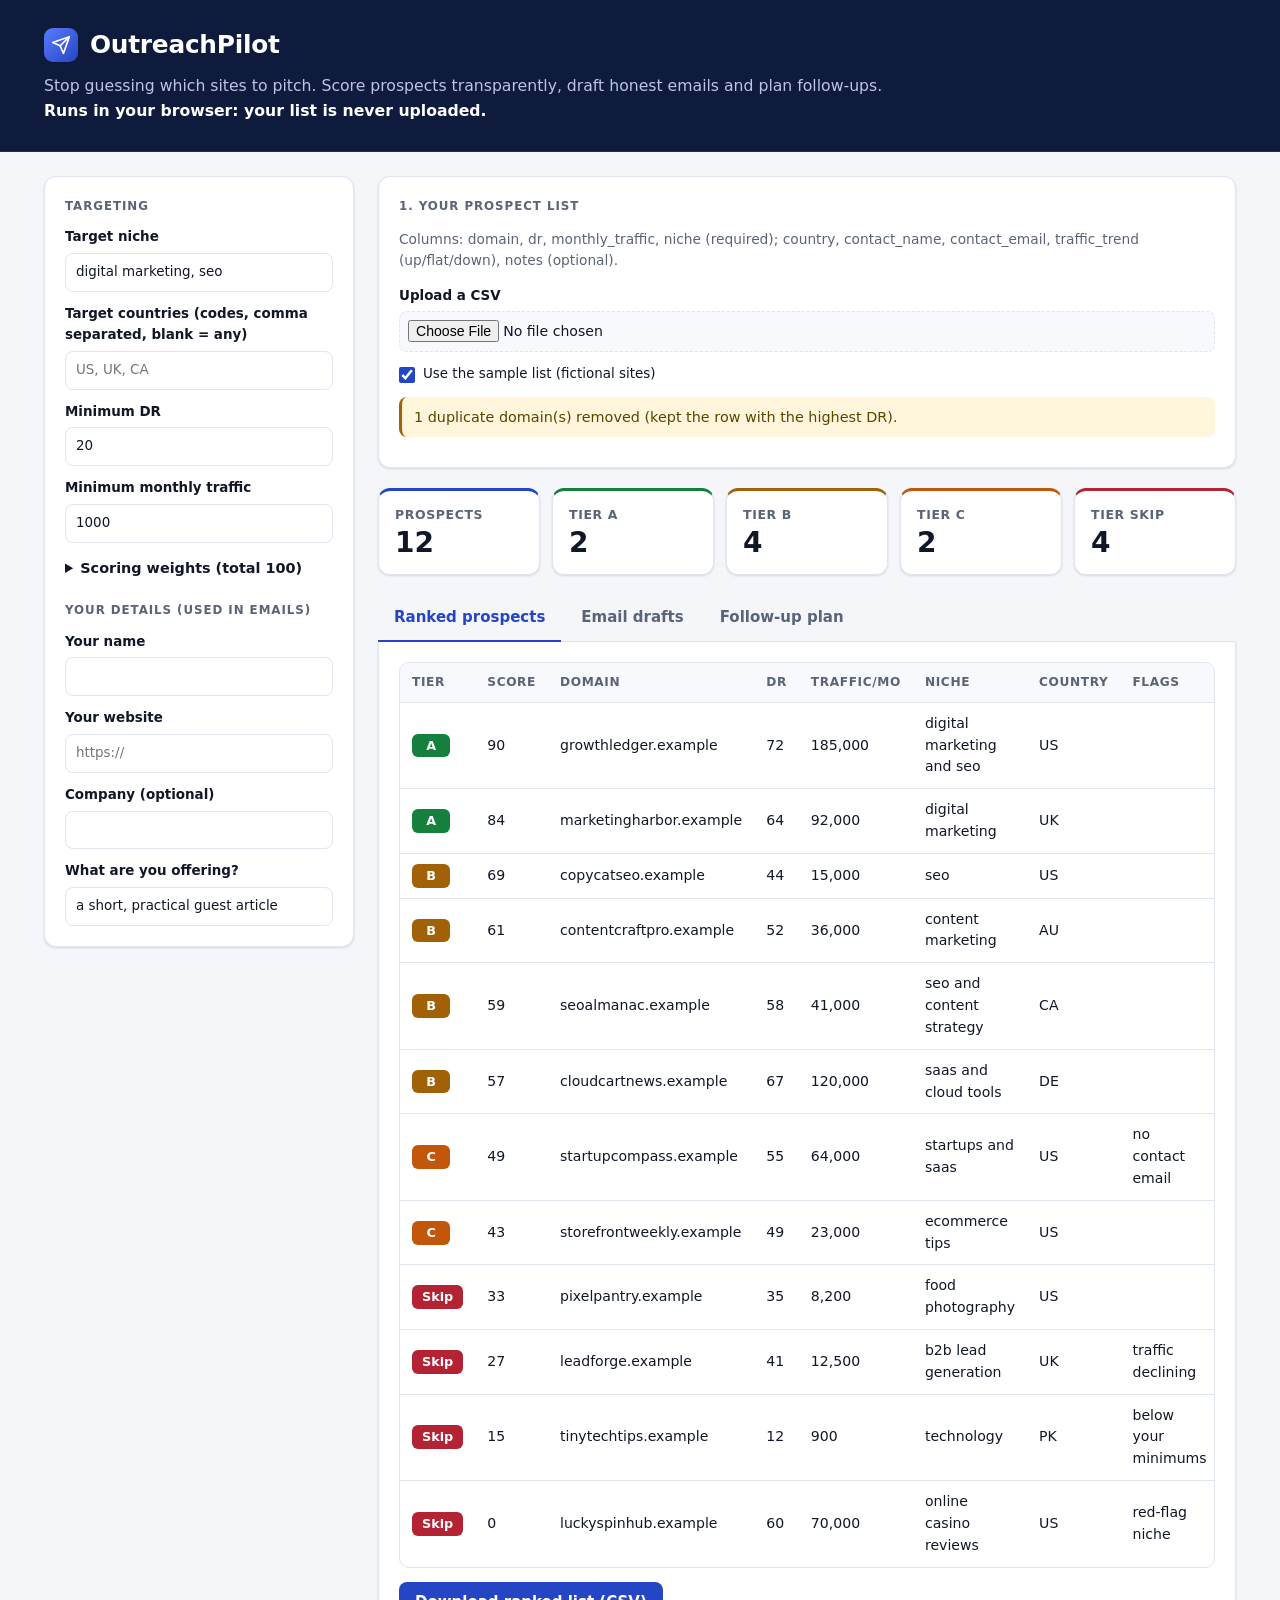
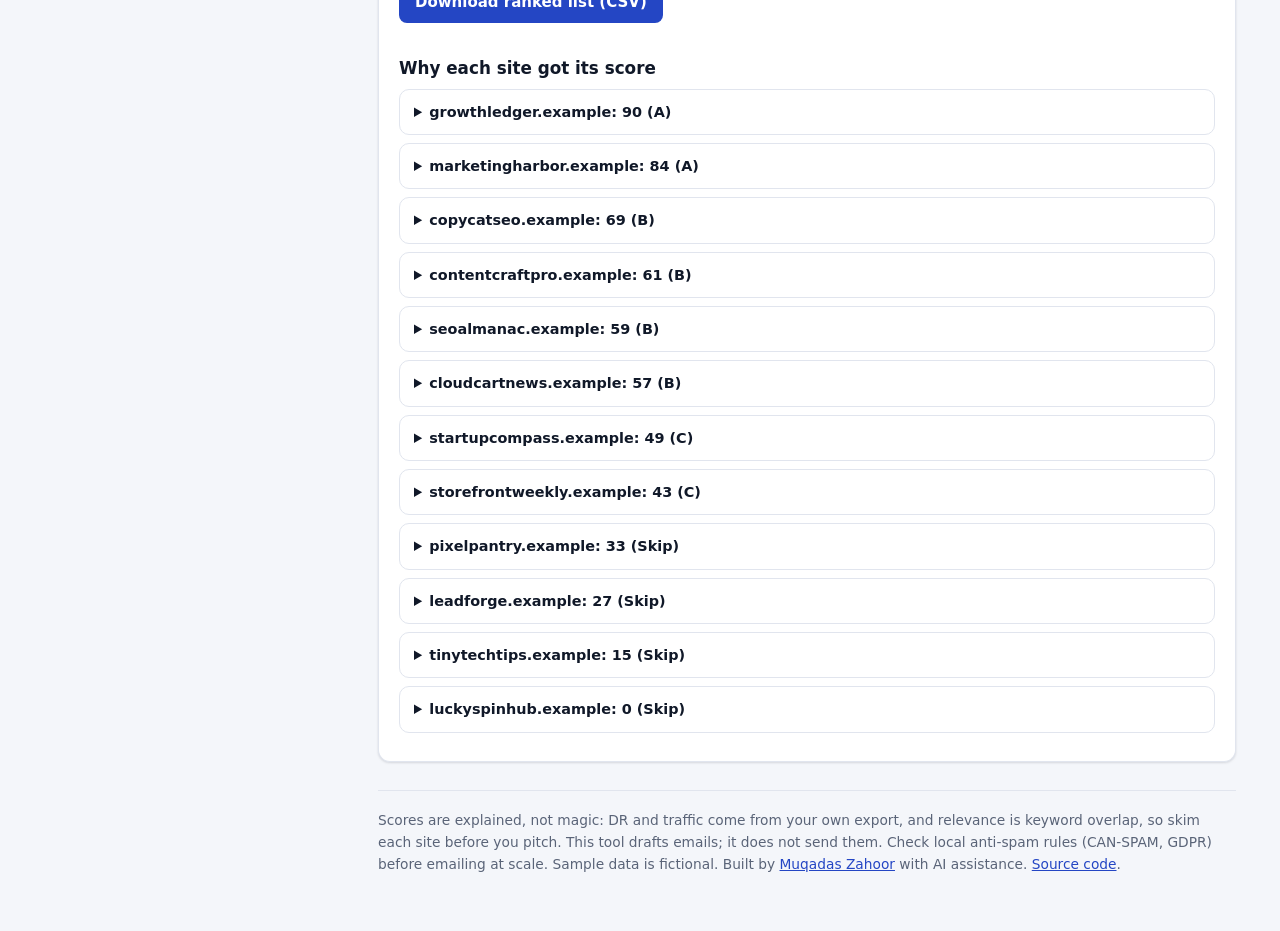
<file: web/index.html>
<!doctype html>
<html lang="en">
<head>
  <meta charset="utf-8">
  <meta name="viewport" content="width=device-width, initial-scale=1">
  <title>OutreachPilot: ranked outreach plans</title>
  <meta name="description" content="Score guest-post prospects transparently, draft honest outreach emails and plan follow-ups. Runs entirely in your browser.">
  <meta property="og:type" content="website">
  <meta property="og:title" content="OutreachPilot: ranked outreach plans">
  <meta property="og:description" content="Score guest-post prospects transparently, draft honest outreach emails and plan follow-ups. Runs in your browser; demo uses sample data.">
  <meta property="og:url" content="https://outreachpilot-zahoor.netlify.app/">
  <meta property="og:image" content="https://outreachpilot-zahoor.netlify.app/og.png">
  <meta property="og:image:width" content="1200">
  <meta property="og:image:height" content="630">
  <meta name="twitter:card" content="summary_large_image">
  <meta name="twitter:image" content="https://outreachpilot-zahoor.netlify.app/og.png">
  <link rel="stylesheet" href="style.css">
</head>
<body>
  <header class="top">
    <div class="top-inner">
      <div class="brand"><span class="logo" aria-hidden="true"><svg viewBox="0 0 24 24" fill="none" stroke="#fff" stroke-width="2" stroke-linecap="round" stroke-linejoin="round"><path d="M22 2 11 13"/><path d="M22 2 15 22l-4-9-9-4z"/></svg></span><h1>OutreachPilot</h1></div>
      <p>Stop guessing which sites to pitch. Score prospects transparently, draft honest emails and plan follow-ups. <strong>Runs in your browser: your list is never uploaded.</strong></p>
    </div>
  </header>

  <div class="layout">
    <aside class="side" aria-label="Settings">
      <h2>Targeting</h2>
      <label>Target niche <input id="niche" value="digital marketing, seo"></label>
      <label>Target countries (codes, comma separated, blank = any) <input id="countries" placeholder="US, UK, CA"></label>
      <label>Minimum DR <input id="minDr" type="number" min="0" max="100" value="20"></label>
      <label>Minimum monthly traffic <input id="minTraffic" type="number" min="0" step="500" value="1000"></label>
      <details>
        <summary>Scoring weights (total 100)</summary>
        <label>Authority <input id="wAuthority" type="number" min="0" max="100" value="35"></label>
        <label>Traffic <input id="wTraffic" type="number" min="0" max="100" value="25"></label>
        <label>Relevance <input id="wRelevance" type="number" min="0" max="100" value="30"></label>
        <label>Country fit <input id="wGeo" type="number" min="0" max="100" value="10"></label>
        <p id="weightNote" class="note" hidden></p>
      </details>
      <h2>Your details (used in emails)</h2>
      <label>Your name <input id="senderName" autocomplete="name"></label>
      <label>Your website <input id="senderSite" placeholder="https://"></label>
      <label>Company (optional) <input id="senderCompany"></label>
      <label>What are you offering? <input id="offer" value="a short, practical guest article"></label>
    </aside>

    <main class="main">
      <section>
        <h2>1. Your prospect list</h2>
        <p class="note">Columns: domain, dr, monthly_traffic, niche (required); country, contact_name, contact_email, traffic_trend (up/flat/down), notes (optional).</p>
        <label class="file">Upload a CSV <input id="file" type="file" accept=".csv,text/csv"></label>
        <label class="inline"><input id="useSample" type="checkbox" checked> Use the sample list (fictional sites)</label>
        <div id="issues" role="status"></div>
      </section>

      <section id="metrics" class="metrics" aria-live="polite"></section>

      <nav class="tabs" role="tablist">
        <button role="tab" aria-selected="true" data-tab="ranked">Ranked prospects</button>
        <button role="tab" aria-selected="false" data-tab="emails">Email drafts</button>
        <button role="tab" aria-selected="false" data-tab="plan">Follow-up plan</button>
      </nav>
      <section id="tab-ranked" class="panel"></section>
      <section id="tab-emails" class="panel" hidden></section>
      <section id="tab-plan" class="panel" hidden></section>

      <footer class="note">
        Scores are explained, not magic: DR and traffic come from your own export, and relevance is keyword overlap, so skim each site before you pitch.
        This tool drafts emails; it does not send them. Check local anti-spam rules (CAN-SPAM, GDPR) before emailing at scale. Sample data is fictional.
        Built by <a href="https://www.linkedin.com/in/muqadas-zahoor-b2a38b2b3/" rel="noopener">Muqadas Zahoor</a> with AI assistance.
        <a href="https://github.com/muqadas-tech092/OutreachPilot" rel="noopener">Source code</a>.
      </footer>
    </main>
  </div>
  <script type="module" src="js/app.js"></script>
</body>
</html>
</file>
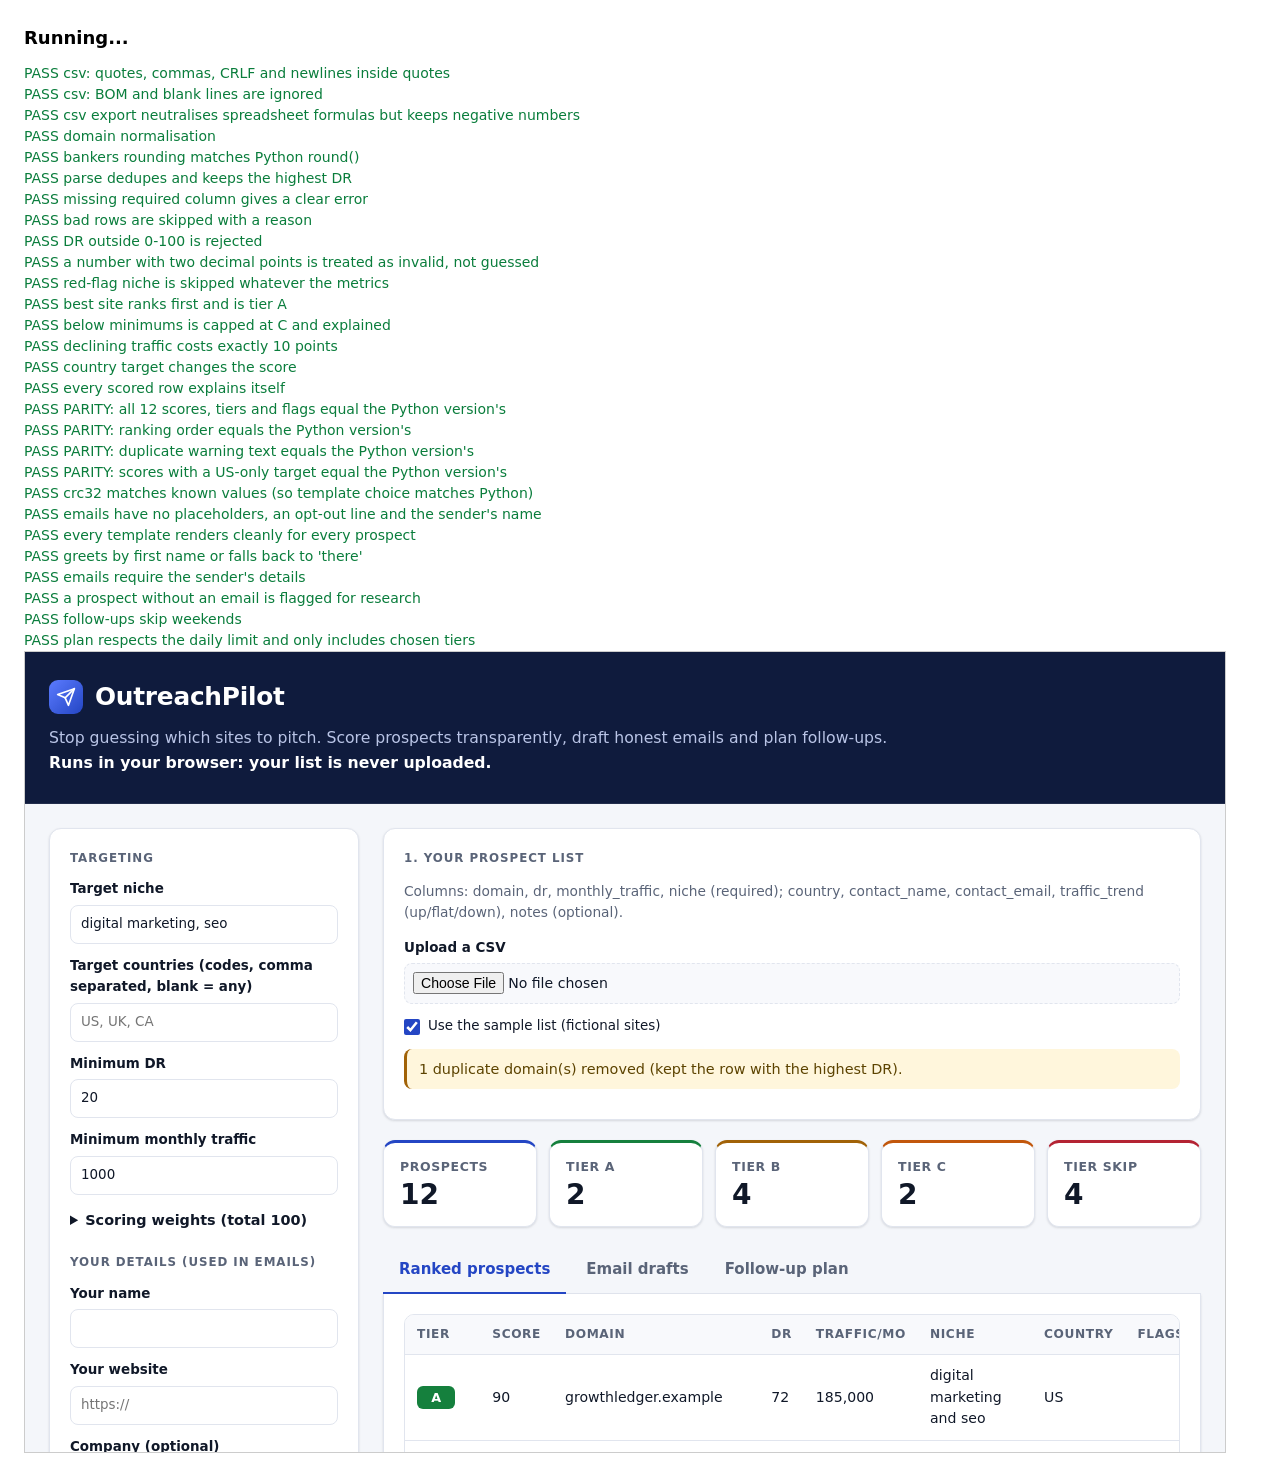
<file: web/tests/test.html>
<!doctype html>
<html lang="en">
<head>
  <meta charset="utf-8">
  <title>OutreachPilot tests</title>
  <style>
    body { font: 14px/1.5 system-ui, sans-serif; margin: 24px; }
    .ok { color: #0a7d3c; } .bad { color: #b00020; font-weight: 600; }
    #summary { font-size: 18px; font-weight: 700; margin-bottom: 12px; }
  </style>
</head>
<body>
  <div id="summary">Running...</div>
  <div id="out"></div>
  <script type="module">
    import { run } from "./harness.js";
    import "./tests.js";
    run();
  </script>
</body>
</html>
</file>
<file: web/style.css>
:root {
  --bg: #f4f6fa; --surface: #ffffff; --panel: #f8f9fc; --ink: #101828; --muted: #5a6478; --line: #e1e5ee;
  --accent: #2446c4; --accent-ink: #ffffff; --accent-soft: #e8edff; --hero: #0f1b3d; --hero-ink: #ffffff; --hero-muted: #b9c4e6;
  --a: #15803d; --b: #a16207; --c: #c2570c; --skip: #b42333;
  --warn-bg: #fff6dc; --warn-ink: #5c4300; --err-bg: #fdeaec; --err-ink: #7a1424;
  --shadow: 0 1px 2px rgba(16, 24, 40, .06), 0 1px 3px rgba(16, 24, 40, .08);
  --radius: 12px;
}
@media (prefers-color-scheme: dark) {
  :root {
    --bg: #0b0f1a; --surface: #131a2a; --panel: #101626; --ink: #eef1f8; --muted: #9aa4bb; --line: #263049;
    --accent: #6f8cff; --accent-ink: #0b1226; --accent-soft: #1b2748; --hero: #0a1230; --hero-muted: #9fb0e0;
    --a: #34c26a; --b: #e0b020; --c: #f08a3c; --skip: #ef6672;
    --warn-bg: #3a2f10; --warn-ink: #f6dd9a; --err-bg: #3d1820; --err-ink: #f7b4bd;
    --shadow: none;
  }
}
* { box-sizing: border-box; }
body { margin: 0; font: 15px/1.55 "Segoe UI", system-ui, -apple-system, "Helvetica Neue", Arial, sans-serif; background: var(--bg); color: var(--ink); -webkit-font-smoothing: antialiased; }
a { color: var(--accent); }
:focus-visible { outline: 2px solid var(--accent); outline-offset: 2px; }

.top { background: var(--hero); color: var(--hero-ink); border-bottom: 1px solid rgba(255, 255, 255, .08); }
.top-inner { max-width: 1240px; margin: 0 auto; padding: 26px 24px 28px; }
.brand { display: flex; align-items: center; gap: 12px; }
.logo { width: 34px; height: 34px; flex: none; border-radius: 9px; background: linear-gradient(135deg, #5b7bff, #2446c4); display: grid; place-items: center; }
.logo svg { width: 20px; height: 20px; }
.top h1 { margin: 0; font-size: 1.55rem; font-weight: 650; letter-spacing: -.01em; }
.top p { margin: 10px 0 0; color: var(--hero-muted); max-width: 54rem; font-size: .98rem; }
.top p strong { color: #ffffff; font-weight: 600; }

.layout { display: grid; grid-template-columns: 310px minmax(0, 1fr); gap: 24px; max-width: 1240px; margin: 0 auto; padding: 24px 24px 56px; }
.side { background: var(--surface); border: 1px solid var(--line); border-radius: var(--radius); box-shadow: var(--shadow); padding: 20px; align-self: start; }
.main > section:first-child { background: var(--surface); border: 1px solid var(--line); border-radius: var(--radius); box-shadow: var(--shadow); padding: 20px; }
.side h2, .main h2 { font-size: .74rem; text-transform: uppercase; letter-spacing: .08em; color: var(--muted); font-weight: 650; margin: 22px 0 6px; }
.side h2:first-child, .main h2:first-child { margin-top: 0; }
.main h3 { font-size: 1.05rem; margin: 26px 0 8px; }

label { display: block; font-size: .84rem; font-weight: 550; color: var(--ink); margin: 12px 0 0; }
input, select { display: block; width: 100%; margin-top: 5px; padding: 8px 10px; border: 1px solid var(--line); border-radius: 8px; background: var(--surface); color: var(--ink); font: inherit; font-weight: 400; }
input:focus { border-color: var(--accent); outline: none; box-shadow: 0 0 0 3px var(--accent-soft); }
input[type=checkbox] { display: inline; width: 16px; height: 16px; margin: 0 8px 0 0; accent-color: var(--accent); }
label.inline { display: flex; align-items: center; margin: 12px 0; font-weight: 500; }
label.file { margin-top: 12px; font-weight: 600; }
input[type=file] { padding: 8px; background: var(--panel); border-style: dashed; cursor: pointer; font-size: .88rem; }
details { margin-top: 14px; }
summary { cursor: pointer; font-size: .9rem; font-weight: 550; }
.note { color: var(--muted); font-size: .86rem; }

.metrics { display: grid; grid-template-columns: repeat(5, 1fr); gap: 12px; margin: 20px 0; }
.metric { background: var(--surface); border: 1px solid var(--line); border-radius: var(--radius); box-shadow: var(--shadow); padding: 14px 16px; border-top: 3px solid var(--accent); }
.metric:nth-child(2) { border-top-color: var(--a); } .metric:nth-child(3) { border-top-color: var(--b); }
.metric:nth-child(4) { border-top-color: var(--c); } .metric:nth-child(5) { border-top-color: var(--skip); }
.metric small { display: block; color: var(--muted); font-size: .78rem; font-weight: 600; text-transform: uppercase; letter-spacing: .05em; }
.metric b { font-size: 1.75rem; font-weight: 650; line-height: 1.25; font-variant-numeric: tabular-nums; }

.tabs { display: flex; gap: 4px; border-bottom: 1px solid var(--line); margin-top: 8px; flex-wrap: wrap; }
.tabs button { background: none; border: 0; padding: 11px 16px; font: inherit; font-weight: 550; color: var(--muted); cursor: pointer; border-bottom: 2px solid transparent; margin-bottom: -1px; }
.tabs button:hover { color: var(--ink); }
.tabs button[aria-selected=true] { color: var(--accent); border-bottom-color: var(--accent); }
.panel { background: var(--surface); border: 1px solid var(--line); border-top: 0; border-radius: 0 0 var(--radius) var(--radius); box-shadow: var(--shadow); padding: 20px; }

.tablewrap { overflow-x: auto; border: 1px solid var(--line); border-radius: 10px; }
table { width: 100%; border-collapse: collapse; font-size: .88rem; }
th, td { text-align: left; padding: 10px 12px; border-bottom: 1px solid var(--line); }
tbody tr:last-child td { border-bottom: 0; }
tbody tr:hover { background: var(--panel); }
th { background: var(--panel); color: var(--muted); font-weight: 650; font-size: .76rem; text-transform: uppercase; letter-spacing: .05em; white-space: nowrap; }
.badge { display: inline-block; min-width: 3em; text-align: center; padding: 2px 10px; border-radius: 6px; font-weight: 650; font-size: .8rem; color: #fff; }
.t-A { background: var(--a); } .t-B { background: var(--b); } .t-C { background: var(--c); } .t-Skip { background: var(--skip); }
@media (prefers-color-scheme: dark) { .badge { color: #0b0f1a; } }

.warn, .err { border-radius: 8px; padding: 9px 12px; margin: 10px 0; font-size: .9rem; border-left: 3px solid; }
.warn { background: var(--warn-bg); color: var(--warn-ink); border-color: var(--b); }
.err { background: var(--err-bg); color: var(--err-ink); border-color: var(--skip); }
.card { border: 1px solid var(--line); border-radius: 10px; margin: 8px 0; background: var(--surface); }
.card > summary { padding: 11px 14px; }
.card[open] > summary { border-bottom: 1px solid var(--line); }
.card .body { padding: 6px 14px 14px; }
.card ul { margin: 8px 0; padding-left: 20px; }
textarea { width: 100%; min-height: 220px; padding: 12px; font: inherit; line-height: 1.5; border: 1px solid var(--line); border-radius: 8px; background: var(--surface); color: var(--ink); resize: vertical; }
textarea:focus { border-color: var(--accent); outline: none; box-shadow: 0 0 0 3px var(--accent-soft); }
button.btn { background: var(--accent); color: var(--accent-ink); border: 0; border-radius: 8px; padding: 9px 16px; font: inherit; font-weight: 600; cursor: pointer; margin: 14px 0 6px; }
button.btn:hover { filter: brightness(1.08); }
.row { display: flex; gap: 16px; flex-wrap: wrap; align-items: end; }
.row label { margin-top: 0; }
footer { margin-top: 28px; padding-top: 18px; border-top: 1px solid var(--line); line-height: 1.6; }
@media (max-width: 900px) { .layout { grid-template-columns: 1fr; } .metrics { grid-template-columns: repeat(2, 1fr); } }
</file>
